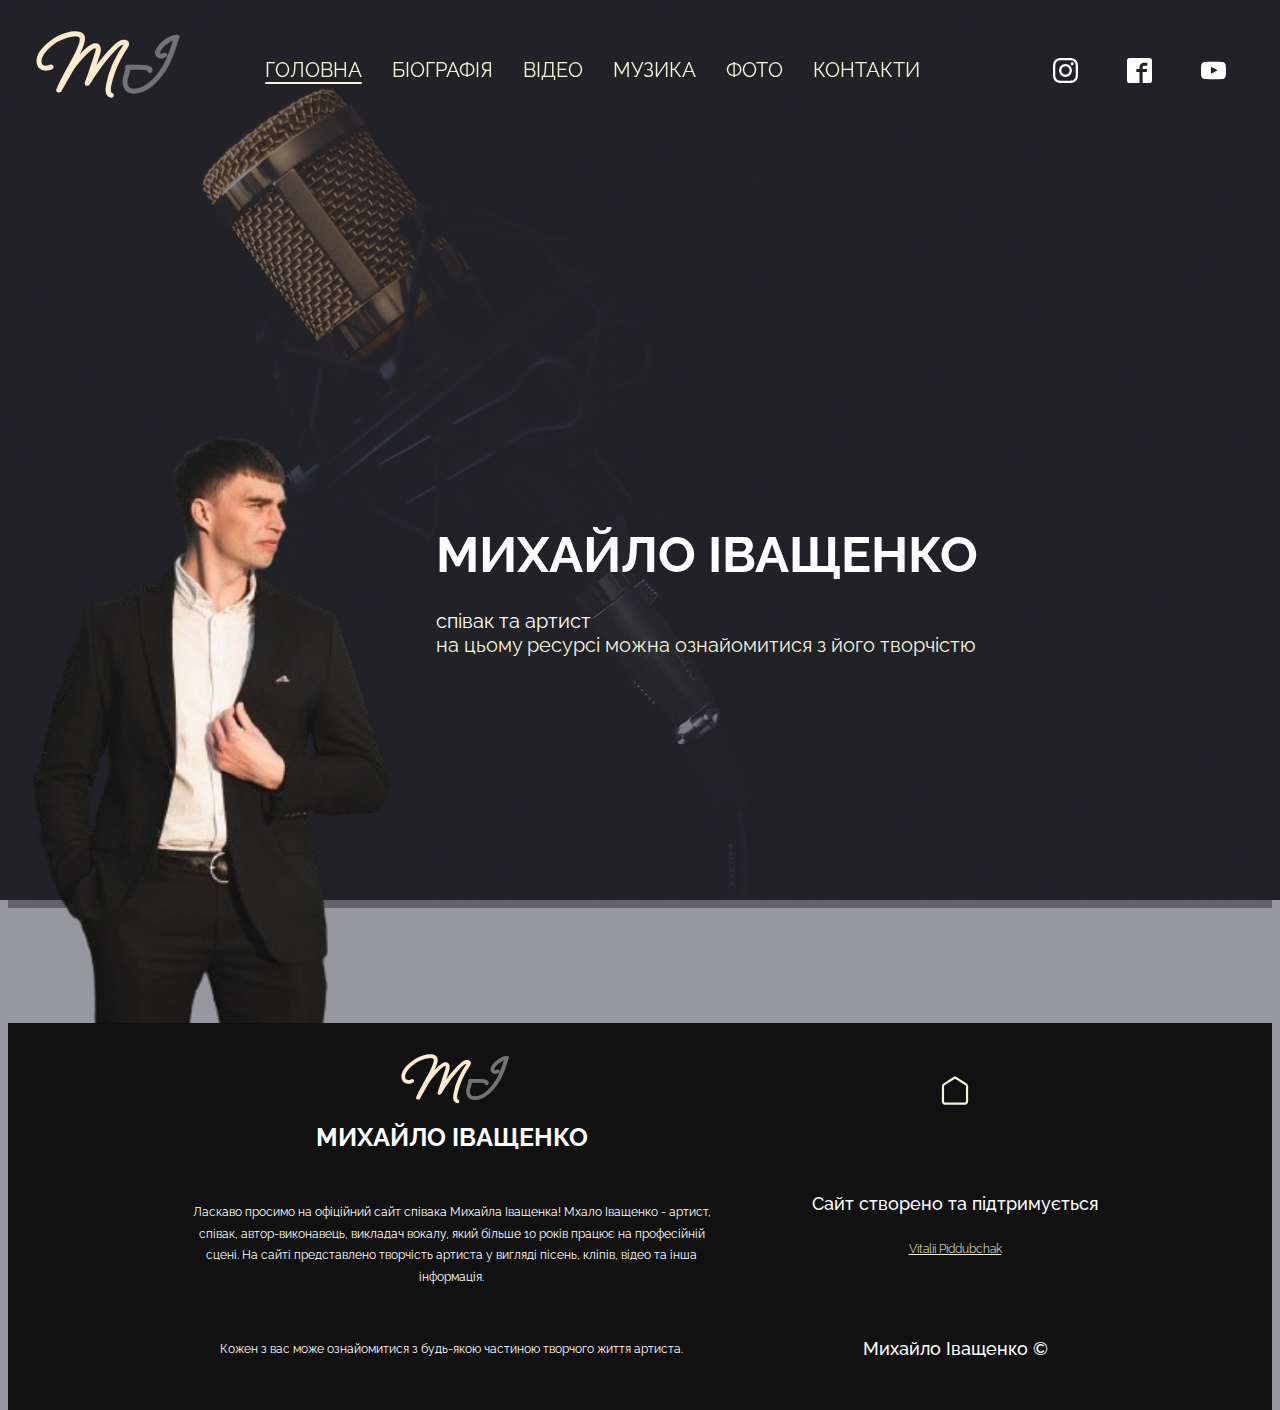
<file: index.html>
<!DOCTYPE html>
<html lang="en">
<head>
    <meta charset="UTF-8">
    <meta name="viewport" content="width=device-width, initial-scale=1.0">
    <title>Home pages</title>
    <link rel="preconnect" href="https://fonts.googleapis.com">
    <link rel="preconnect" href="https://fonts.gstatic.com" crossorigin>
    <link
        href="https://fonts.googleapis.com/css2?family=Oleo+Script&family=Raleway:wght@700&family=Roboto:wght@400;500;700;900&display=swap"
        rel="stylesheet">
    <link rel="preconnect" href="https://fonts.googleapis.com">
    <link rel="preconnect" href="https://fonts.gstatic.com" crossorigin>
    <link href="https://fonts.googleapis.com/css2?family=Playfair+Display:wght@700;900&display=swap" rel="stylesheet">
    
    <link rel="preconnect" href="https://fonts.googleapis.com">
    <link rel="preconnect" href="https://fonts.gstatic.com" crossorigin>
    <link href="https://fonts.googleapis.com/css2?family=Ms+Madi&display=swap" rel="stylesheet">
    <link rel="stylesheet" href="https://cdnjs.cloudflare.com/ajax/libs/modern-normalize/1.1.0/modern-normalize.min.css"
        integrity="sha512-wpPYUAdjBVSE4KJnH1VR1HeZfpl1ub8YT/NKx4PuQ5NmX2tKuGu6U/JRp5y+Y8XG2tV+wKQpNHVUX03MfMFn9Q=="
        crossorigin="anonymous" referrerpolicy="no-referrer" />
    <link rel="stylesheet" href="./css/header.css">
    <link rel="stylesheet" href="./css/styles.css">
    <link rel="stylesheet" href="./css/footer.css">
   </head>
<body>
    <header class="container header-page" id="nav">
        <div class="menu-and-logo">
            <div><a class="logo" href=""><span class="">M</span><span class="logo--color">I</span></a></div>
    
            <button class="button-menu open" id="open" type="button">
                <svg class="menu-icon" width="40" Height="25">
                    <use href='./publish/symbol-defs (1).svg#icon-menu'></use>
                </svg>
            </button>
        </div>
        <div class="menu-container" id="menu">
            <div class="menu-content">
                <button class="button-menu close-button-menu" id="close">
                    <svg class="menu-icon" width="40" Height="25">
                        <use href='./publish/symbol-defs (1).svg#icon-Vector-x'></use>
                    </svg>
                </button>
                <ul class="menu-list">
                    <li><a href="#">ГОЛОВНА</a></li>
                    <li><a href="./pages/biography.html">БІОГРАФІЯ</a></li>
                    <li><a href="./pages/videos.html">ВІДЕО</a></li>
                    <li><a href="./pages/music.html">МУЗИКА</a></li>
                    <li><a href="./pages/photo.html">ФОТО</a></li>
                    <li><a href="./pages/contact.html">КОНТАКТИ</a></li>
                </ul>
    
            </div>
        </div>
        <nav>
            <ul class="main-nav-list">
                <li><a class="current-main-nav-list" href="#">ГОЛОВНА</a></li>
                <li><a href="./pages/biography.html">БІОГРАФІЯ</a></li>
                <li><a href="./pages/videos.html">ВІДЕО</a></li>
                <li><a href="./pages/music.html">МУЗИКА</a></li>
                <li><a href="./pages/photo.html">ФОТО</a></li>
                <li><a href="./pages/contact.html">КОНТАКТИ</a></li>
            </ul>
        </nav>
        <ul class="social social--footer">
            <li class="social__itam social__itam--footer">
                <a class="social__link_photo social__link--footer"
                    href="https://www.instagram.com/i.michael.singer/?fbclid=IwAR2-rxvvpcN7pD4nX5shv9g3GnrmENIdQPqNttorhSrTVsgr8c-ekAo1-x4"
                    target="_blank">
                    <svg class="social__icon">
                        <use href='./publish/symbol-defs (1).svg#icon-instagram'></use>
                    </svg>
                </a>
            </li>
            <li class="social__itam social__itam--footer">
                <a class="social__link_photo social__link--footer"
                    href="https://www.facebook.com/profile.php?id=100013255813809&sk=about_overview" target="_blank">
                    <svg class="social__icon">
                        <use href='./publish/symbol-defs (1).svg#icon-facebook2'></use>
                    </svg>
                </a>
            </li>
            <li class="social__itam social__itam--footer">
                <a class="social__link_photo social__link--footer"
                    href="https://www.youtube.com/channel/UCKESk3h9XAk3HZzUUAMa7rA" target="_blank">
                    <svg class="social__icon">
                        <use href='./publish/symbol-defs (1).svg#icon-youtube'></use>
                    </svg>
                </a>
            </li>
        </ul>
    </header>
    
<div class="fon"></div>
<!-- main content -->
    <div class="content title-wrapper">
    <img class="title-img"src="./publish/fon1-removebg-preview.png" alt="">
   <div class="title-container container">
    <span class="title-text">
    <h1 class="title">МИХАЙЛО ІВАЩЕНКО</h1>
    <p class="text-main">співак та артист</p>
    <a href="./pages/biography.html">
    <p>на цьому ресурсі можна ознайомитися з його творчістю</p>
    </a>
    </span> 
   </div> 
   </div>

</div>
<!-- main content -->
    <footer class="footer">
        <div class="container  footer__body">
            <div class="footer__info">
                <div><a class="logo__footer" href=""><span class="">M</span><span class="logo__footer--color">I</span></a>
                </div>
                <h3>МИХАЙЛО ІВАЩЕНКО</h3>
                <p>
                    Ласкаво просимо на офіційний сайт співака Михайла Іващенка! Мхало Іващенко - артист, співак,
                    автор-виконавець, викладач
                    вокалу, який більше 10 років працює на професійній сцені. На сайті представлено творчість артиста у
                    вигляді пісень,
                    кліпів, відео та інша інформація.
                </p>
    
                <p>
                    Кожен з вас може ознайомитися з будь-якою частиною творчого життя артиста.
                </p>
            </div>
            <div class="footer-developer-info">
                <svg class="menu-icon" width="50" Height="35">
                    <use href='../publish/symbol-defs (1).svg#icon-home'></use>
                </svg>
                <p>Сайт створено та підтримується</p>
                <a class="footer__link" href="https://vitaliy28031985.github.io/Deploy-my-portfolio/"
                    target="_blank">Vitalii Piddubchak</a>
                <p>Михайло Iващенко &copy;</p>
            </div>
        </div>
    </footer>
     
    <script script src="./js/scrollHeader.js"></script>
     <script src="./js/menu.js"></script>
</body>
</html>
</file>
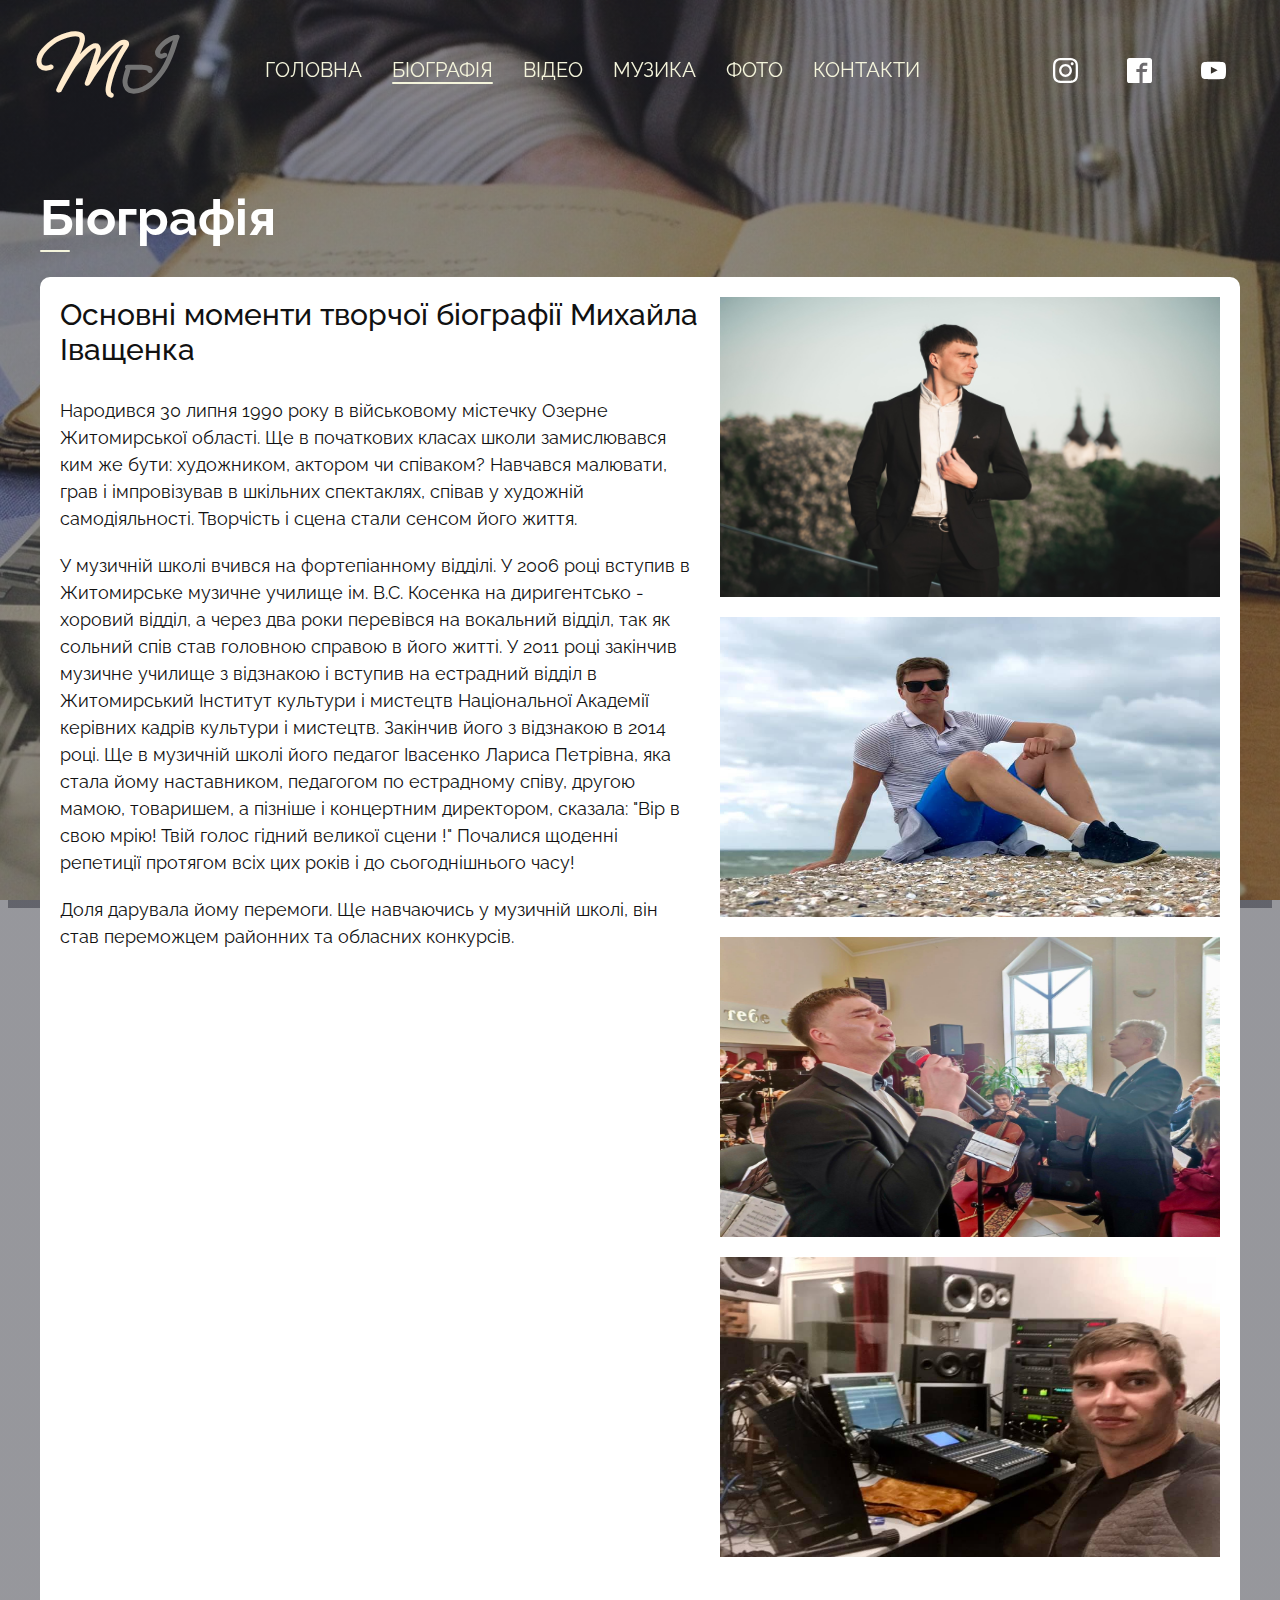
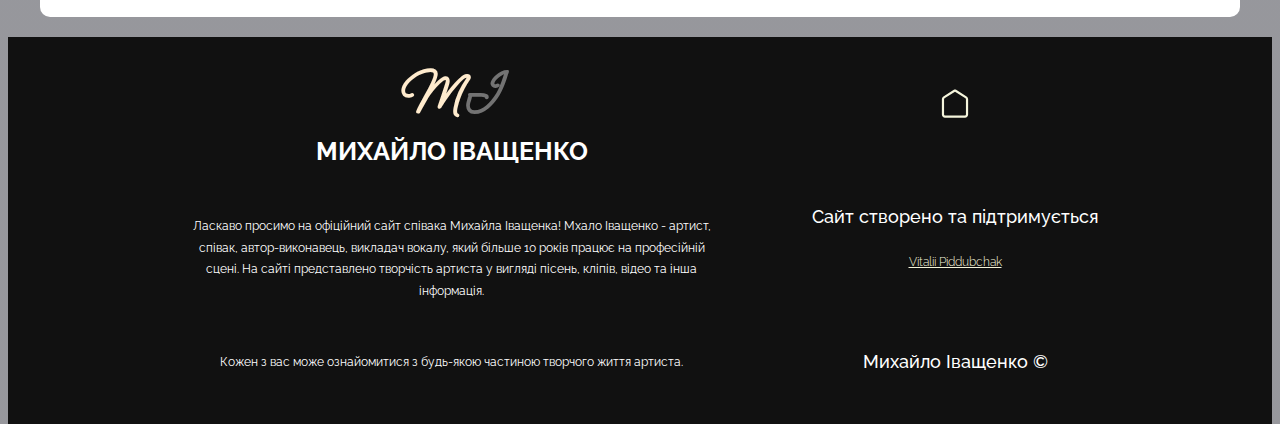
<file: pages/biography.html>
<!DOCTYPE html>
<html lang="en">
<head>
    <meta charset="UTF-8">
    <meta name="viewport" content="width=device-width, initial-scale=1.0">
    <title>Biography page</title>
    <link rel="preconnect" href="https://fonts.googleapis.com">
    <link rel="preconnect" href="https://fonts.gstatic.com" crossorigin>
    <link
        href="https://fonts.googleapis.com/css2?family=Oleo+Script&family=Raleway:wght@700&family=Roboto:wght@400;500;700;900&display=swap"
        rel="stylesheet">
    <link rel="preconnect" href="https://fonts.googleapis.com">
    <link rel="preconnect" href="https://fonts.gstatic.com" crossorigin>
    <link href="https://fonts.googleapis.com/css2?family=Playfair+Display:wght@700;900&display=swap" rel="stylesheet">
    
    <link rel="preconnect" href="https://fonts.googleapis.com">
    <link rel="preconnect" href="https://fonts.gstatic.com" crossorigin>
    <link href="https://fonts.googleapis.com/css2?family=Ms+Madi&display=swap" rel="stylesheet">
    <link rel="stylesheet" href="https://cdnjs.cloudflare.com/ajax/libs/modern-normalize/1.1.0/modern-normalize.min.css"
        integrity="sha512-wpPYUAdjBVSE4KJnH1VR1HeZfpl1ub8YT/NKx4PuQ5NmX2tKuGu6U/JRp5y+Y8XG2tV+wKQpNHVUX03MfMFn9Q=="
        crossorigin="anonymous" referrerpolicy="no-referrer" />
    <link rel="stylesheet" href="../css/header.css">
    <link rel="stylesheet" href="../css/biography.css">
    <link rel="stylesheet" href="../css/footer.css">
</head>
<body>
    <header class="container header-page" id="nav">
        <div class="menu-and-logo">
            <div><a class="logo" href="../index.html"><span class="">M</span><span class="logo--color">I</span></a></div>
    
            <button class="button-menu open" id="open" type="button">
                <svg class="menu-icon" width="40" Height="25">
                    <use href='../publish/symbol-defs (1).svg#icon-menu'></use>
                </svg>
            </button>
        </div>
        <div class="menu-container" id="menu">
            <div class="menu-content">
                <button class="button-menu close-button-menu" id="close">
                    <svg class="menu-icon" width="40" Height="25">
                        <use href='../publish/symbol-defs (1).svg#icon-Vector-x'></use>
                    </svg>
                </button>
                <ul class="menu-list">
                    <li><a href="../index.html">ГОЛОВНА</a></li>
                    <li><a href="#">БІОГРАФІЯ</a></li>
                    <li><a href="./videos.html">ВІДЕО</a></li>
                    <li><a href="./music.html">МУЗИКА</a></li>
                    <li><a href="./photo.html">ФОТО</a></li>
                    <li><a href="./contact.html">КОНТАКТИ</a></li>
                </ul>
    
            </div>
        </div>
        <nav>
            <ul class="main-nav-list">
                <li><a href="../index.html">ГОЛОВНА</a></li>
                <li><a class="current-main-nav-list" href="#">БІОГРАФІЯ</a></li>
                <li><a href="./videos.html">ВІДЕО</a></li>
                <li><a href="./music.html">МУЗИКА</a></li>
                <li><a href="./photo.html">ФОТО</a></li>
                <li><a href="./contact.html">КОНТАКТИ</a></li>
            </ul>
        </nav>
        <ul class="social social--footer">
            <li class="social__itam social__itam--footer">
                <a class="social__link_photo social__link--footer"
                    href="https://www.instagram.com/i.michael.singer/?fbclid=IwAR2-rxvvpcN7pD4nX5shv9g3GnrmENIdQPqNttorhSrTVsgr8c-ekAo1-x4"
                    target="_blank">
                    <svg class="social__icon">
                        <use href='../publish/symbol-defs (1).svg#icon-instagram'></use>
                    </svg>
                </a>
            </li>
            <li class="social__itam social__itam--footer">
                <a class="social__link_photo social__link--footer"
                    href="https://www.facebook.com/profile.php?id=100013255813809&sk=about_overview" target="_blank">
                    <svg class="social__icon">
                        <use href='../publish/symbol-defs (1).svg#icon-facebook2'></use>
                    </svg>
                </a>
            </li>
            <li class="social__itam social__itam--footer">
                <a class="social__link_photo social__link--footer"
                    href="https://www.youtube.com/channel/UCKESk3h9XAk3HZzUUAMa7rA" target="_blank">
                    <svg class="social__icon">
                        <use href='../publish/symbol-defs (1).svg#icon-youtube'></use>
                    </svg>
                </a>
            </li>
        </ul>
    </header>
    
    <div class="fon"></div>
<div class="content container">
    <h1 class="video-nav-section__title">Біографія</h1>
    <div class="content-container">
        <div class="text-container">
            <h2>Основні моменти творчої біографії Михайла Іващенка</h2>
            <p>Народився 30 липня 1990 року в військовому містечку Озерне Житомирської області. Ще в початкових класах школи
            замислювався ким же бути: художником, актором чи співаком? Навчався малювати, грав і імпровізував в шкільних спектаклях,
            співав у художній самодіяльності. Творчість і сцена стали сенсом його життя.</p>
            <p>У музичній школі вчився на фортепіанному відділі. У 2006 році вступив в Житомирське музичне училище ім. В.С. Косенка на
            диригентсько - хоровий відділ, а через два роки перевівся на вокальний відділ, так як сольний спів став головною справою
            в його житті. У 2011 році закінчив музичне училище з відзнакою і вступив на естрадний відділ в Житомирський Інститут
            культури і мистецтв Національної Академії керівних кадрів культури і мистецтв. Закінчив його з відзнакою в 2014 році.
            
            Ще в музичній школі його педагог Івасенко Лариса Петрівна, яка стала йому наставником, педагогом по естрадному співу,
            другою мамою, товаришем, а пізніше і концертним директором, сказала: "Вір в свою мрію! Твій голос гідний великої сцени
            !" Почалися щоденні репетиції протягом всіх цих років і до сьогоднішнього часу!</p>
            <p>Доля дарувала йому перемоги. Ще навчаючись у музичній школі, він став переможцем районних та обласних конкурсів.</p>
        </div>
        <div class="photo-container">
            <ul>
                <li><img src="../publish/fon1.jpg" alt=""></li>
                <li><img src="../publish/photo_shoots.jpg" alt=""></li>
                <li><img src="../publish/church.jpg" alt=""></li>
                <li><img src="../publish/backstage.jpg" alt=""></li>    
            </ul>
        </div>
    </div>
</div>

<footer class="footer">
    <div class="container  footer__body">
        <div class="footer__info">
            <div><a class="logo__footer" href=""><span class="">M</span><span class="logo__footer--color">I</span></a>
            </div>
            <h3>МИХАЙЛО ІВАЩЕНКО</h3>
            <p>
                Ласкаво просимо на офіційний сайт співака Михайла Іващенка! Мхало Іващенко - артист, співак,
                автор-виконавець, викладач
                вокалу, який більше 10 років працює на професійній сцені. На сайті представлено творчість артиста у
                вигляді пісень,
                кліпів, відео та інша інформація.
            </p>

            <p>
                Кожен з вас може ознайомитися з будь-якою частиною творчого життя артиста.
            </p>
        </div>
        <div class="footer-developer-info">
            <svg class="menu-icon" width="50" Height="35">
                <use href='../publish/symbol-defs (1).svg#icon-home'></use>
            </svg>
            <p>Сайт створено та підтримується</p>
            <a class="footer__link" href="https://vitaliy28031985.github.io/Deploy-my-portfolio/"
                target="_blank">Vitalii Piddubchak</a>
            <p>Михайло Iващенко &copy;</p>
        </div>
    </div>
</footer>

    <script script src="../js/scrollHeader.js"></script>
    <script src="../js/menu.js"></script>
</body>
</html>
</file>
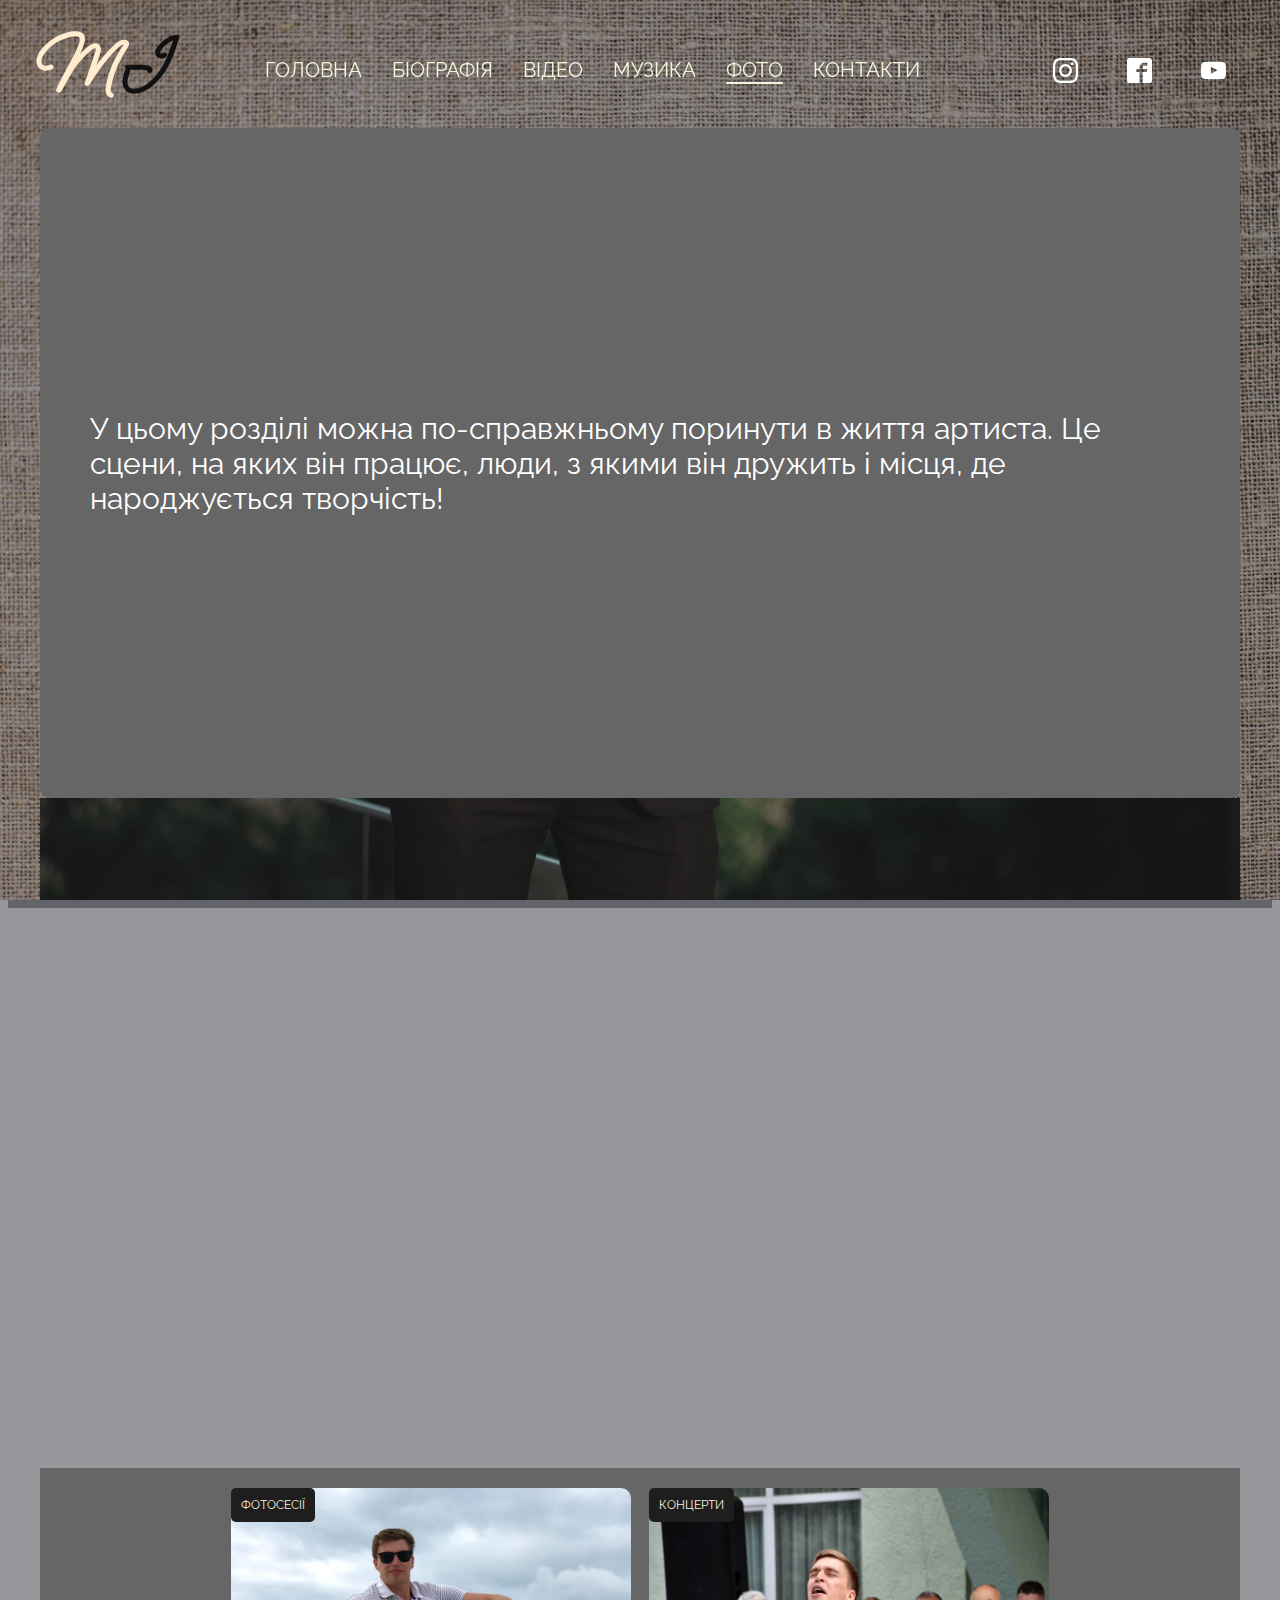
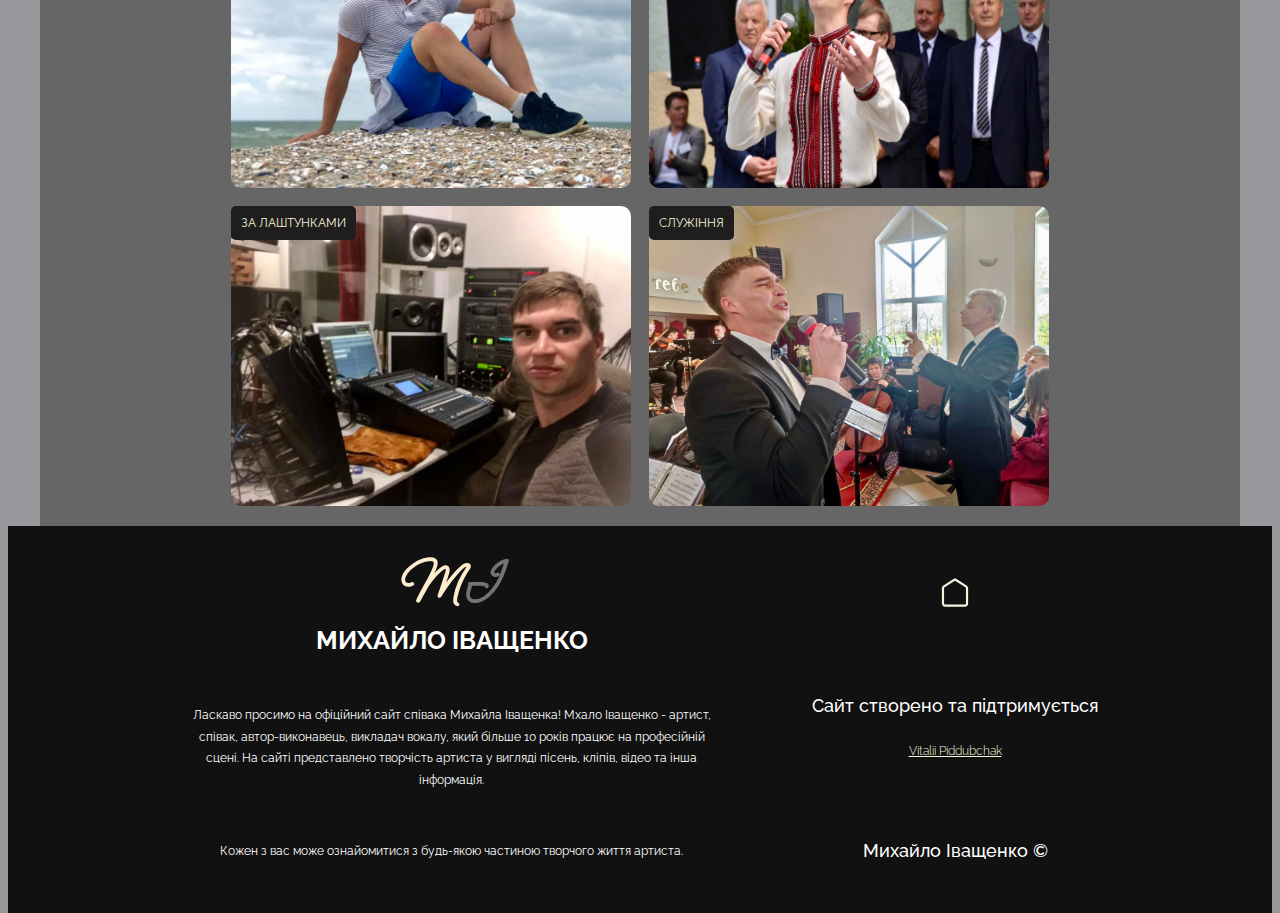
<file: pages/photo.html>
<!DOCTYPE html>
<html lang="en">
<head>
    <meta charset="UTF-8">
    <meta name="viewport" content="width=device-width, initial-scale=1.0">
    <title>Photo page</title> 
    <link rel="preconnect" href="https://fonts.googleapis.com">
    <link rel="preconnect" href="https://fonts.gstatic.com" crossorigin>
    <link
        href="https://fonts.googleapis.com/css2?family=Oleo+Script&family=Raleway:wght@700&family=Roboto:wght@400;500;700;900&display=swap"
        rel="stylesheet">
    <link rel="preconnect" href="https://fonts.googleapis.com">
    <link rel="preconnect" href="https://fonts.gstatic.com" crossorigin>
    <link href="https://fonts.googleapis.com/css2?family=Playfair+Display:wght@700;900&display=swap" rel="stylesheet">
    
    <link rel="preconnect" href="https://fonts.googleapis.com">
    <link rel="preconnect" href="https://fonts.gstatic.com" crossorigin>
    <link href="https://fonts.googleapis.com/css2?family=Ms+Madi&display=swap" rel="stylesheet">
    <link rel="stylesheet" href="https://cdnjs.cloudflare.com/ajax/libs/modern-normalize/1.1.0/modern-normalize.min.css"
        integrity="sha512-wpPYUAdjBVSE4KJnH1VR1HeZfpl1ub8YT/NKx4PuQ5NmX2tKuGu6U/JRp5y+Y8XG2tV+wKQpNHVUX03MfMFn9Q=="
        crossorigin="anonymous" referrerpolicy="no-referrer" />
    <link rel="stylesheet" href="../css/header.css">
    <link rel="stylesheet" href="../css/photo.css">
    <link rel="stylesheet" href="../css/footer.css">
</head>
<body>

<header class="container header-page" id="nav">
    <div class="menu-and-logo">
        <div><a class="logo" href="../index.html"><span class="">M</span><span class="logo-js logo--color_photo">I</span></a></div>

        <button class="button-menu open" id="open" type="button">
            <svg class="menu-icon" width="40" Height="25">
                <use href='../publish/symbol-defs (1).svg#icon-menu'></use>
            </svg>
        </button>
    </div>
    <div class="menu-container" id="menu">
        <div class="menu-content">
            <button class="button-menu close-button-menu" id="close">
                <svg class="menu-icon" width="40" Height="25">
                    <use href='../publish/symbol-defs (1).svg#icon-Vector-x'></use>
                </svg>
            </button>
            <ul class="menu-list">
                <li><a href="../index.html">ГОЛОВНА</a></li>
                <li><a href="./biography.html">БІОГРАФІЯ</a></li>
                <li><a href="./videos.html">ВІДЕО</a></li>
                <li><a href="./music.html">МУЗИКА</a></li>
                <li><a href="#">ФОТО</a></li>
                <li><a href="./contact.html">КОНТАКТИ</a></li>
            </ul>

        </div>
    </div>
    <nav>
        <ul class="main-nav-list">
            <li><a href="../index.html">ГОЛОВНА</a></li>
            <li><a href="./biography.html">БІОГРАФІЯ</a></li>
            <li><a href="./videos.html">ВІДЕО</a></li>
            <li><a href="./music.html">МУЗИКА</a></li>
            <li><a class="current-main-nav-list" href="#">ФОТО</a></li>
            <li><a href="./contact.html">КОНТАКТИ</a></li>
        </ul>
    </nav>
    <ul class="social social--footer">
        <li class="social__itam social__itam--footer">
            <a class="social__link_photo social__link--footer"
                href="https://www.instagram.com/i.michael.singer/?fbclid=IwAR2-rxvvpcN7pD4nX5shv9g3GnrmENIdQPqNttorhSrTVsgr8c-ekAo1-x4"
                target="_blank">
                <svg class="social__icon">
                    <use href='../publish/symbol-defs (1).svg#icon-instagram'></use>
                </svg>
            </a>
        </li>
        <li class="social__itam social__itam--footer">
            <a class="social__link_photo social__link--footer"
                href="https://www.facebook.com/profile.php?id=100013255813809&sk=about_overview" target="_blank">
                <svg class="social__icon">
                    <use href='../publish/symbol-defs (1).svg#icon-facebook2'></use>
                </svg>
            </a>
        </li>
        <li class="social__itam social__itam--footer">
            <a class="social__link_photo social__link--footer" href="https://www.youtube.com/channel/UCKESk3h9XAk3HZzUUAMa7rA"
                target="_blank">
                <svg class="social__icon">
                    <use href='../publish/symbol-defs (1).svg#icon-youtube'></use>
                </svg>
            </a>
        </li>
    </ul>

</header>
<div class="fon"></div>
    <div class="container wrapper">
        <section class="full-screen">
            <div class="full-screen__body">
                <p class="full-screen__title">
                    У цьому розділі можна по-справжньому поринути в життя артиста.
                    Це сцени, на яких він працює, люди, з якими він дружить і місця, де народжується творчість!
                </p>
            </div>
        </section>
        <section class="full-screen full-screen_bg">

        </section>
        <div class="content">
            <div class="content__body">
                <div class="content__list">
                    <a class="content__list_item" href="./photo-list.html"><p class="content__list_text">ФОТОСЕСІЇ</p><img src="../publish/photo_shoots.jpg" width="400" height="300" alt="photo shoots"></a>
                    <a class="content__list_item" href="./photo-list.html"><p class="content__list_text">КОНЦЕРТИ</p><img src="../publish/concerts.jpg" width="400" height="300" alt="concerts"></a>
                    <a class="content__list_item" href="./photo-list.html"><p class="content__list_text">ЗА ЛАШТУНКАМИ</p><img src="../publish/backstage.jpg"width="400" height="300"  alt="backstage"></a>
                    <a class="content__list_item" href="./photo-list.html"><p class="content__list_text">СЛУЖІННЯ</p><img src="../publish/church.jpg" width="400" height="300" alt="church"></a></div>
            </div>
        </div>
       
    </div>
     <footer class="footer">
            <div class="container  footer__body">
                <div class="footer__info">
                <div><a class="logo__footer" href=""><span class="">M</span><span class="logo__footer--color">I</span></a></div>
                <h3>МИХАЙЛО ІВАЩЕНКО</h3>
                <p>
                    Ласкаво просимо на офіційний сайт співака Михайла Іващенка! Мхало Іващенко - артист, співак, автор-виконавець, викладач
                    вокалу, який більше 10 років працює на професійній сцені. На сайті представлено творчість артиста у вигляді пісень,
                    кліпів, відео та інша інформація.
                </p>

                <p>
                Кожен з вас може ознайомитися з будь-якою частиною творчого життя артиста.
                </p>
                </div>
                <div class="footer-developer-info">             
                    <svg class="menu-icon" width="50" Height="35">
                        <use href='../publish/symbol-defs (1).svg#icon-home'></use>
                    </svg>
                <p>Сайт створено та підтримується</p>
                <a class="footer__link" href="https://vitaliy28031985.github.io/Deploy-my-portfolio/" target="_blank">Vitalii Piddubchak</a>
                <p>Михайло Iващенко &copy;</p>
                </div>
            </div>
        </footer>
<script src="../js/scrollHeader.js"></script>
<script src="../js/menu.js"></script>

</body>
</html>
</file>
<file: css/header.css>
body {
  position: relative;
}
a {
  text-decoration: none;
  color: beige;
}

ul,
ol {
  list-style: none;
  padding: 0px;
  margin: 0px;
}

h1,
h2,
h3,
p {
  /* padding: 0px; */
  margin: 0px;
}

p {
  padding: 0px;
  margin: 0px;
}

img {
  display: block;
  margin: 0px;
  padding: 0px;
}

.header-page {
  position: fixed;
  top: 70px;
  left: 50%;
  transform: translate(-50%, -50%);
  padding-top: 40px;
  padding-bottom: 40px;
  z-index: 999;
}

@media screen and (min-width: 768px) {
  .header-page {
    display: flex;
    align-items: center;
    justify-content: center;
    gap: 40px;
  }
}

@media screen and (min-width: 1200px) {
  .header-page {
    gap: 0;
    justify-content: space-between;
  }
}

.logo {
  font-family: "Ms Madi";
  font-size: 80px;
  color: blanchedalmond;
  font-weight: 700;
  padding-top: 20px;
}

.logo--color {
  color: #757575fa;
  font-family: "Ms Madi";
}

.logo--color_photo {
  color: #111;
  font-family: "Ms Madi";
}

.logo--color_photo--scroll {
  color: #666;
}

.menu-and-logo {
  display: flex;
  gap: 30px;
  justify-content: center;
}

@media screen and (min-width: 768px) {
  .menu-and-logo {
    gap: 50px;
  }
}

.main-nav-list {
  display: none;
}

@media screen and (min-width: 1200px) {
  .main-nav-list {
    display: flex;
    gap: 30px;
  }
}

.main-nav-list a {
  position: relative;
  font-size: 20px;
}

.main-nav-list a:hover:before {
  content: "";
  position: absolute;
  bottom: -2px;
  left: 0;
  width: 100%;
  height: 2px;
  border-radius: 2px;
  background-color: beige;
  z-index: 222;
  animation-name: width;
  animation-duration: 500ms;
}

.current-main-nav-list {
  position: relative;
  font-size: 20px;
}

.current-main-nav-list::before {
  content: "";
  position: absolute;
  bottom: -2px;
  left: 0;
  width: 100%;
  height: 2px;
  border-radius: 2px;
  background-color: beige;
  z-index: 222;
  animation-name: width;
  animation-duration: 500ms;
}

/* button menu */
.button-menu {
  position: relative;
  width: 40px;
  overflow: hidden;
  border: transparent;
  background-color: transparent;
}

@media screen and (min-width: 1200px) {
  .button-menu {
    display: none;
  }
}

.menu-icon {
  fill: beige;
}

.menu-container {
  position: absolute;
  top: 40px;
  left: 0;
  min-width: 100%;
  min-height: 100%;
  background-color: rgba(0, 0, 0, 0.966);
  z-index: 999;
}

@media screen and (min-width: 768px) {
  .menu-container {
    top: 12px;
  }
}

@media screen and (min-width: 1200px) {
  .menu-container {
    display: none;
  }
}

.menu-content {
  position: relative;
}

.close-button-menu {
  position: absolute;
  top: 10px;
  right: auto;
}

.toggle-menu {
  opacity: 0;
  pointer-events: none;
}

.menu-list {
  text-align: center;
  font-size: 30px;
  padding-top: 50px;
}

@media screen and (min-width: 768px) {
  .menu-list {
    display: flex;
    flex-wrap: wrap;
    justify-content: center;
    padding: 80px;
    gap: 40px;
  }
}

.menu-list li {
  margin-bottom: 10px;
}

.menu-list a:hover {
  color: bisque;
  text-decoration: underline;
}

/* social */

.social {
  display: flex;
  justify-content: center;
  margin-top: 16px;
}

.social--footer {
  margin-top: 0px;
}

.social__itam {
  width: 54px;
  height: 54px;
  margin-left: 20px;
}

.social__itam--footer {
  /* background-image: radial-gradient(beige,beige); */
  border-radius: 360px;
  transition: background-image 250ms cubic-bezier(0.4, 0, 0.2, 1);
}

.social__link {
  color: var(--logo-text-color);
  width: 100%;
  height: 100%;
  display: flex;
  align-items: center;
  justify-content: center;
  border-radius: 50%;
  margin-left: 10px;
  transition: background-color 250ms cubic-bezier(0.4, 0, 0.2, 1),
    color 250ms cubic-bezier(0.4, 0, 0.2, 1);
}

.social__link:hover,
.social__link:focus {
  background-color: #757575fa;
}

.social__link_photo {
  width: 100%;
  height: 100%;
  display: flex;
  align-items: center;
  justify-content: center;
  border-radius: 50%;
  margin-left: 10px;
  transition: background-color 250ms cubic-bezier(0.4, 0, 0.2, 1),
    color 250ms cubic-bezier(0.4, 0, 0.2, 1);
}

.social__link_photo:hover,
.social__link_photo:focus {
  background-color: #666;
}

.social__link--footer {
  color: var(--logo-text-color);
  margin-left: 0px;
}

.social__icon {
  width: 25px;
  height: 25px;
  fill: currentColor;
}

@keyframes width {
  0% {
    width: 0;
  }

  25% {
    width: 15%;
  }

  50% {
    width: 30%;
  }

  75% {
    width: 45%;
  }

  100% {
    width: 60%;
  }
}

.scroll-header {
  z-index: 999;
  background-color: rgba(4, 4, 4, 0.8);
}

@media screen and (min-width: 1300px) and (max-width: 1500px) {
  .scroll-header {
    min-width: 1500px;
  }
  .button-menu {
    display: none;
  }
  .main-nav-list {
    display: flex;
    gap: 15px;
  }
  .main-nav-lis a {
    font-size: 8px;
  }
  .social__itam {
    width: 44px;
    height: 44px;
    margin-left: 5px;
  }
  .social__icon {
    width: 15px;
    height: 15px;
  }
}
</file>
<file: css/styles.css>
*:after,
*:before {
  padding: 0;
  margin: 0;
  border: 0;
  box-sizing: border-box;
}

html,
body {
  height: 100%;
  background: linear-gradient(rgba(47, 48, 58, 0.5), rgba(47, 48, 58, 0.5)),
    url(../publish/microphone.jpg) center / cover no-repeat fixed;
  /* background-color: #333; */
  color: #fff;
  font-size: 20px;
  font-family: "Raleway";
}

.container {
  width: 320px;
  margin-left: auto;
  margin-right: auto;
  padding-left: 20px;
  padding-right: 20px;
  /* box-sizing: border-box; */
}

@media screen and (min-width: 768px) {
  .container {
    width: 768px;
  }
}

@media screen and (min-width: 1200px) {
  .container {
    width: 1200px;
  }
}

.content {
  min-height: calc(100vh - 70px);
}

.fon {
  height: 150px;
  background: linear-gradient(rgba(47, 48, 58, 0.5), rgba(47, 48, 58, 0.5)),
    url(../publish/microphone.jpg) center / cover no-repeat fixed;
}

/* .title-wrapper { */
/* position: relative; */
/* display: flex;
        box-sizing: border-box; */
/* padding: 20px;
 /* Permalink - use to edit and share this gradient: https://colorzilla.com/gradient-editor/#4c4c4c+0,595959+12,666666+25,2c2c2c+37,111111+60,2b2b2b+76,1c1c1c+91,131313+100&0.78+14,0.78+81 */
/* background: -moz-linear-gradient(top, rgba(76, 76, 76, 0.78) 0%, rgba(89, 89, 89, 0.78) 12%, rgba(91, 91, 91, 0.78) 14%, rgba(102, 102, 102, 0.78) 25%, rgba(44, 44, 44, 0.78) 37%, rgba(17, 17, 17, 0.78) 60%, rgba(43, 43, 43, 0.78) 76%, rgba(38, 38, 38, 0.78) 81%, rgba(28, 28, 28, 0.78) 91%, rgba(19, 19, 19, 0.78) 100%); */
/* FF3.6-15 */
/* background: -webkit-linear-gradient(top, rgba(76, 76, 76, 0.78) 0%, rgba(89, 89, 89, 0.78) 12%, rgba(91, 91, 91, 0.78) 14%, rgba(102, 102, 102, 0.78) 25%, rgba(44, 44, 44, 0.78) 37%, rgba(17, 17, 17, 0.78) 60%, rgba(43, 43, 43, 0.78) 76%, rgba(38, 38, 38, 0.78) 81%, rgba(28, 28, 28, 0.78) 91%, rgba(19, 19, 19, 0.78) 100%); */
/* Chrome10-25,Safari5.1-6 */
/* background: linear-gradient(to bottom, rgba(76, 76, 76, 0.78) 0%, rgba(89, 89, 89, 0.78) 12%, rgba(91, 91, 91, 0.78) 14%, rgba(102, 102, 102, 0.78) 25%, rgba(44, 44, 44, 0.78) 37%, rgba(17, 17, 17, 0.78) 60%, rgba(43, 43, 43, 0.78) 76%, rgba(38, 38, 38, 0.78) 81%, rgba(28, 28, 28, 0.78) 91%, rgba(19, 19, 19, 0.78) 100%); */
/* W3C, IE10+, FF16+, Chrome26+, Opera12+, Safari7+ */
/* filter: progid:DXImageTransform.Microsoft.gradient(startColorstr='#c74c4c4c', endColorstr='#c7131313', GradientType=0); */
/* IE6-9 */
/* } */

/* .title-container {
  display: flex;
  box-sizing: border-box;
  align-items: center;
} */

/* .title-text {
  margin-top: 100px;
  text-align: center;
  padding-bottom: 40px;
}

@media screen and (min-width: 768px) {
  .title-text {
    margin-top: 100px;
    padding-right: 150px;
  }
  .title-container {
    width: 400px;
    margin-left: 350px;
  }
}

@media screen and (min-width: 1200px) {
  .title-text {
    margin-top: 250px;
    padding-right: 250px;
  }
  .title-container {
    margin-left: 500px;
  }
}

.title-text h1 {
  margin-bottom: 20px;
  font-size: 40px;
}

@media screen and (min-width: 768px) {
  .title-text h1 {
    font-size: 30px;
  }
}

@media screen and (min-width: 1200px) {
  .title-text h1 {
    font-size: 60px;
  }
}

.title-text a:hover {
  opacity: 0.75;
}

.text-main {
  margin-bottom: 10px;
  font-size: 30px;
}

.title-img {
  display: none;
  bottom: 0;
  right: 10%;
}

@media screen and (min-width: 768px) {
  .title-img {
    display: block;
    position: absolute;
    width: 500px;
    height: 400px;
    left: 0;
  }
} */

/* @media screen and (min-width: 1200px) { */
/* .title-img {
    width: 800px;
    height: 600px;
    left: 0; */
/* bottom: -100px;
        left: 800px; */
/* }
} */
.title-img {
  display: none;
}
@media screen and (min-width: 768px) {
  .title-img {
    display: block;
    margin-top: 220px;
  }
}
@media screen and (min-width: 1200px) {
  .title-wrapper {
    display: flex;
    align-items: center;
    justify-content: center;
  }
  .title {
    font-size: 80px;
    margin-bottom: 20px;
  }
  .title-img {
    width: 600px;
  }
}

@media screen and (max-width: 1500px) {
  .title-wrapper {
    display: flex;
    align-items: center;
    justify-content: center;
  }
  .title {
    font-size: 50px;
    margin-bottom: 25px;
  }
  .title-img {
    width: 600px;
  }
}
</file>
<file: css/footer.css>
.footer {
    background-color: #111;
    text-align: center;
}

.footer__body {
   align-items: center;
    padding: 20px 30px;
}

 @media screen and (min-width: 768px) {
     .footer__body {
        display: flex;
        gap: 90px;
        justify-content: center;
     }
 }
/* .footer__info {
    
} */
 @media screen and (min-width: 768px) {
     .footer__info {
        max-width: 45%;
     }
 }

.logo__footer {
    font-family: 'Ms Madi';
    font-size: 60px;
    color: blanchedalmond;
    font-weight: 700;
    padding-top: 20px;
}

.logo__footer--color {
    color: #757575fa;
    font-family: 'Ms Madi';
}


.footer__info h3 {
    font-size: 25px;
    font-weight: 700;
}
.footer__info p {
font-size: 12px;
font-weight: 400;
line-height: 1.8;
margin-bottom: 30px;
margin-top: 50px;
}



.footer-developer-info {
    margin-top: 18px;
}
.footer-developer-info p {
    margin-top: 80px;
    margin-bottom: 20px;
    font-size: 18px;
    font-weight: 500;
}

.footer__link {
    font-size: 12px;
    font-weight: 300;
    text-decoration: underline;
}

.footer__link:hover {
    color: #666;
}
</file>
<file: css/biography.css>
*:after,
*:before {
    padding: 0;
    margin: 0;
    border: 0;
    box-sizing: border-box;
}

html,
body {
    height: 100%;
    background: linear-gradient(rgba(47, 48, 58, 0.5), rgba(47, 48, 58, 0.5)), url(../publish/biography.jpg) center / cover no-repeat fixed;
    /* background-color: #333; */
    color: #fff;
    font-size: 20px;
    font-family: 'Raleway';
}

.container {
    width: 320px;
    margin-left: auto;
    margin-right: auto;
    padding-left: 20px;
    padding-right: 20px;
}

@media screen and (min-width: 768px) {
    .container {
        width: 768px;
        ;
    }
}

@media screen and (min-width: 1200px) {
    .container {
        width: 1200px;
    }
}

.content {
    min-height: calc(100vh - 70px);
    
}

.fon {
    height: 150px;
    background: linear-gradient(rgba(47, 48, 58, 0.5), rgba(47, 48, 58, 0.5)), url(../publish/biography.jpg) center / cover no-repeat fixed;
}

.video-nav-section__title {
    position: relative;
    margin-top: 30px;
    margin-bottom: 30px;
    font-size: 50px;
}

.video-nav-section__title:before {
    content: "";
    position: absolute;
    bottom: -5px;
    left: 0;
    width: 2.5%;
    height: 2px;
    border-radius: 4px;
    background-color: beige;
    z-index: 222;
}

.content-container {
    margin-bottom: 20px;
    border-radius: 10px;
    background-color: #fff;

}

@media screen and (min-width: 1200px) {
    .content-container {
        display: flex;
    }
}

.text-container {
    padding: 20px;
    color: #111;
}

.text-container h2 {
    margin-bottom: 30px;
    font-size: 20px;
    font-weight: 500;
    text-align: center;
}

@media screen and (min-width: 768px) {
    .text-container h2 {
        font-size: 30px;
        text-align: start;
    }
}

.text-container p {
    margin-bottom: 20px;
    font-size: 13px;
    font-weight: 400;
    line-height: 1.5;
    text-align: center;
}

@media screen and (min-width: 768px) {
    .text-container p {
        font-size: 18px;
        text-align: start;
    }
}

.photo-container {
    margin-top: 20px;
    margin-bottom: 20px;
    padding-bottom: 20px;
}

.photo-container li {
margin-right: 10px;
margin-left: 10px;
margin-bottom: 20px;

}

@media screen and (min-width: 768px) {
    .photo-container li {
    margin-left: 20px;
    margin-right: 20px;
    }
}

@media screen and (min-width: 1200px) {
    .photo-container li {
        margin-left: 0;
        margin-right: 20px;
    }
}

.photo-container img {
    display: block;
    margin-left: auto;
    margin-right: auto;
    width: 250px;
    height: 150px;
}

@media screen and (min-width: 768px) {
    .photo-container img {
        display: block;
        margin-left: auto;
        margin-right: auto;
        width: 500px;
        height: 300px;
    }
}
</file>
<file: css/photo.css>
*:after, *:before {
    padding: 0;
    margin: 0;
    border: 0;
    box-sizing: border-box;
} 

html, body {
    height: 100%;
    background: linear-gradient(rgba(47, 48, 58, 0.5), rgba(47, 48, 58, 0.5)), url(../publish/textile.jpg) center / cover no-repeat fixed;
    /* background-color: #333; */
    color: #fff;
    font-size: 20px;
    font-family: 'Raleway';
}
.container {
    width: 320px;
    margin-left: auto;
    margin-right: auto;
    padding-left: 20px;
    padding-right: 20px;
}

@media screen and (min-width: 768px) {
    .container {
        width: 768px;
        ;
    }
}

@media screen and (min-width: 1200px) {
    .container {
        width: 1200px;
    }
}

.fon {
    height: 150px;
    background: linear-gradient(rgba(47, 48, 58, 0.5), rgba(47, 48, 58, 0.5)), url(../publish/textile.jpg) center / cover no-repeat fixed;
}

@media screen and (min-width: 768px) {
    .fon {
        height: 120px;
    }
}

.wrapper {
    min-height: 100vh;
    display: flex;
    flex-direction: column;
}



.full-screen {
    min-height: 70vh;
    background-color: #666;
    display: flex;
    padding: 20px 0;
    border-radius: 10px;
    box-shadow: 0px 1px 1px var(--team-box-shadow-one),
    0px 4px 4px var(--portfolio-color-one),
    1px 4px 6px var(--portfolio-color-two);
}

.full-screen__body {
    width: 100%;
    flex: 1 1 auto;
    margin: 0 auto;
    display: flex;
    flex-direction: column;
    justify-content: center;
    padding: 0px 30px;
}
@media screen and (min-width: 768px) {
    .full-screen__body {
        padding: 0px 50px;
    }
}

.full-screen__title {
    font-weight: 400;
    font-size: 18px;
}

@media screen and (min-width: 768px) {
    .full-screen__title {
        font-size: 30px;
    }
}

.full-screen_bg {
    border-radius: 0;
    background: url(../publish/fon1.jpg) center / cover no-repeat fixed;
}

/* .content {} */

.content__body {
    background-color: #666;
    margin: 0 auto;
    padding: 20px 30px;
    display: flex;
    justify-content: center;
}

.content__list {
display: grid;
grid-row-gap: 8px;
}

@media screen and (min-width: 768px) {
    .content__list {
    grid-template-columns: 300px 300px;
    grid-column-gap: 12px;
    grid-row-gap: 12px;
    }
}

@media screen and (min-width: 1200px) {
    .content__list {
        grid-template-columns: 400px 400px;
        grid-column-gap: 18px;
        grid-row-gap: 18px;
    }
}

.content__list_item {
    max-width: 250px;
    position: relative;
    border-radius: 10px;
}

 @media screen and (min-width: 768px) {
     .content__list_item img {
         max-width: 300px;
     }
 }

 @media screen and (min-width: 1200px) {
     .content__list_item img {
         max-width: 400px;
     }
 }
 .content__list_item:hover {
    opacity: 0.7;
 }
    .content__list_text {
        padding: 10px;
        position: absolute;
        top: 0;
        left: 0;
        font-size: 12px;
        background-color: #1f1d1d;
        border-radius: 5px;
    }

    .content__list img {
        width: 250px;
        height: 150px;
        border-radius: 10px;
    }

 @media screen and (min-width: 768px) {
        .content__list img {
        width: 300px;
        height: 200px;
            }
        }


 @media screen and (min-width: 1200px) {
     .content__list img {
         width: 400px;
         height: 300px;
     }
 }
</file>
